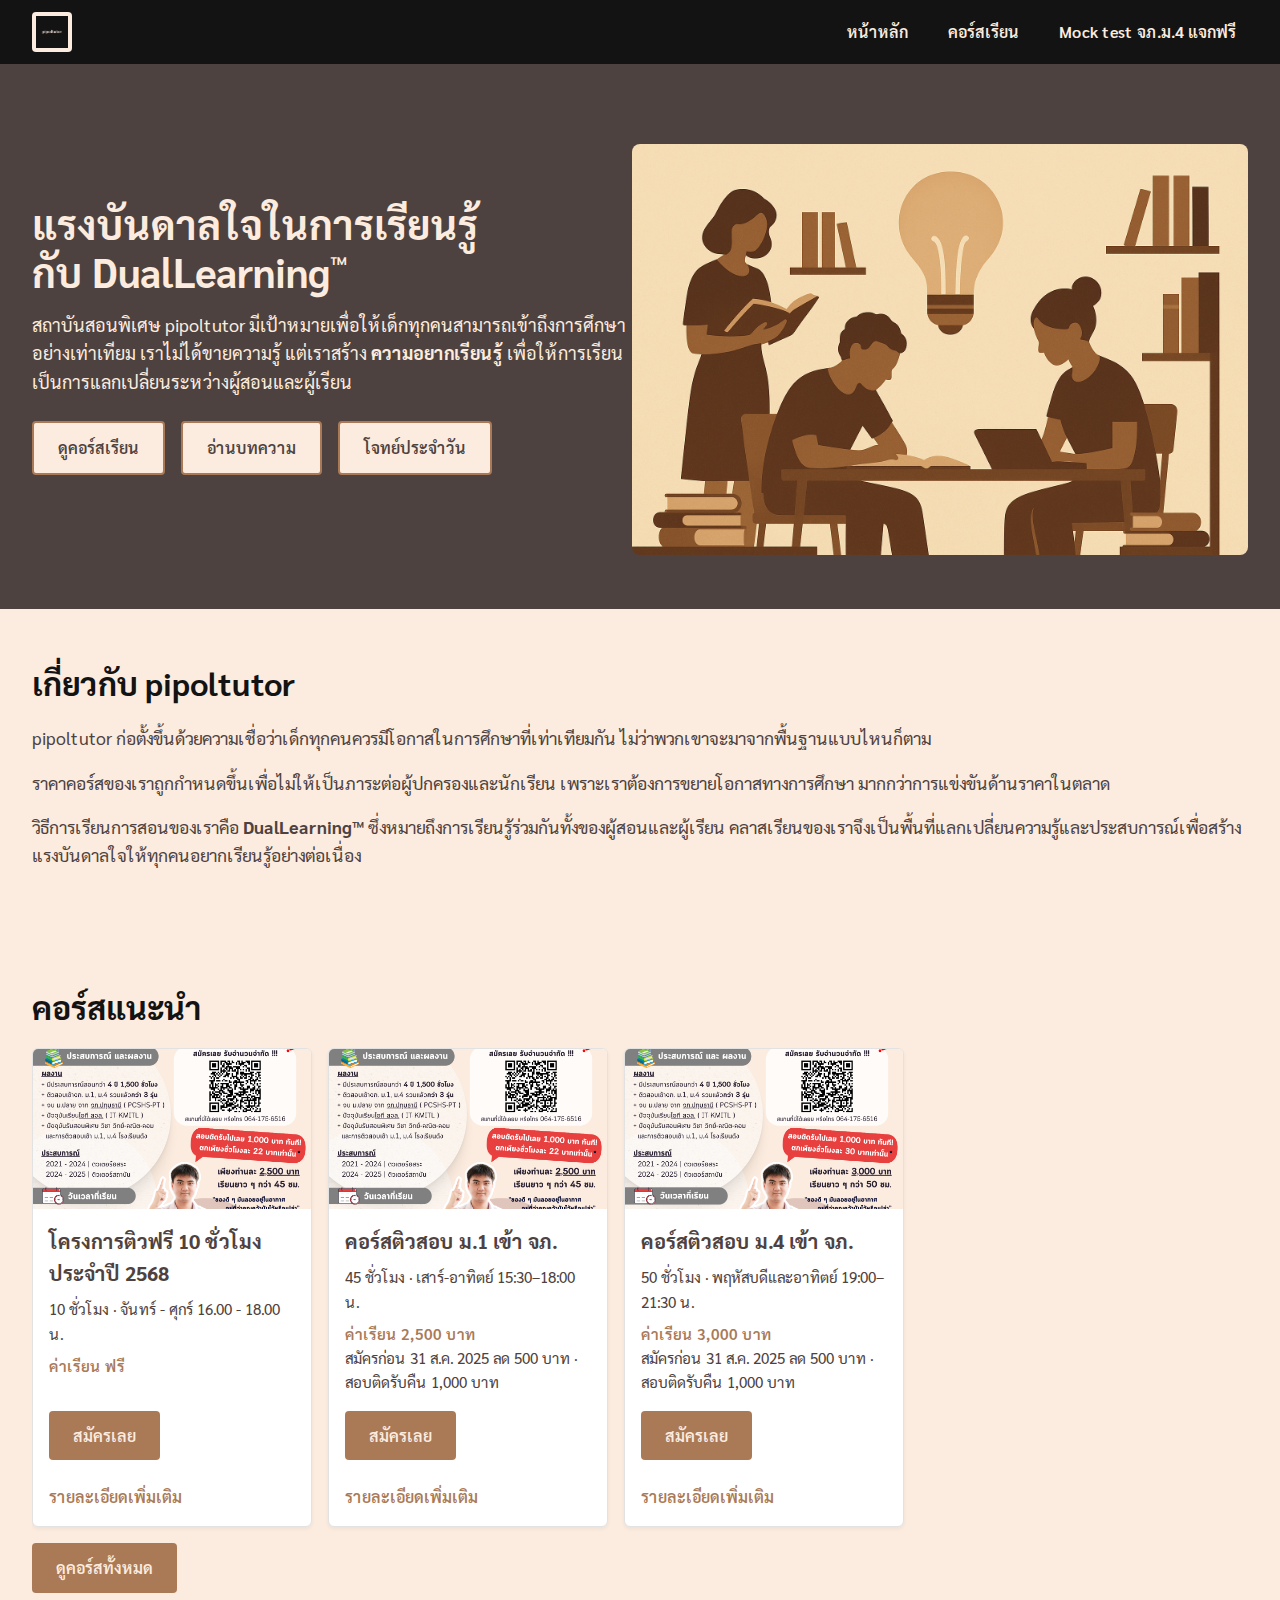
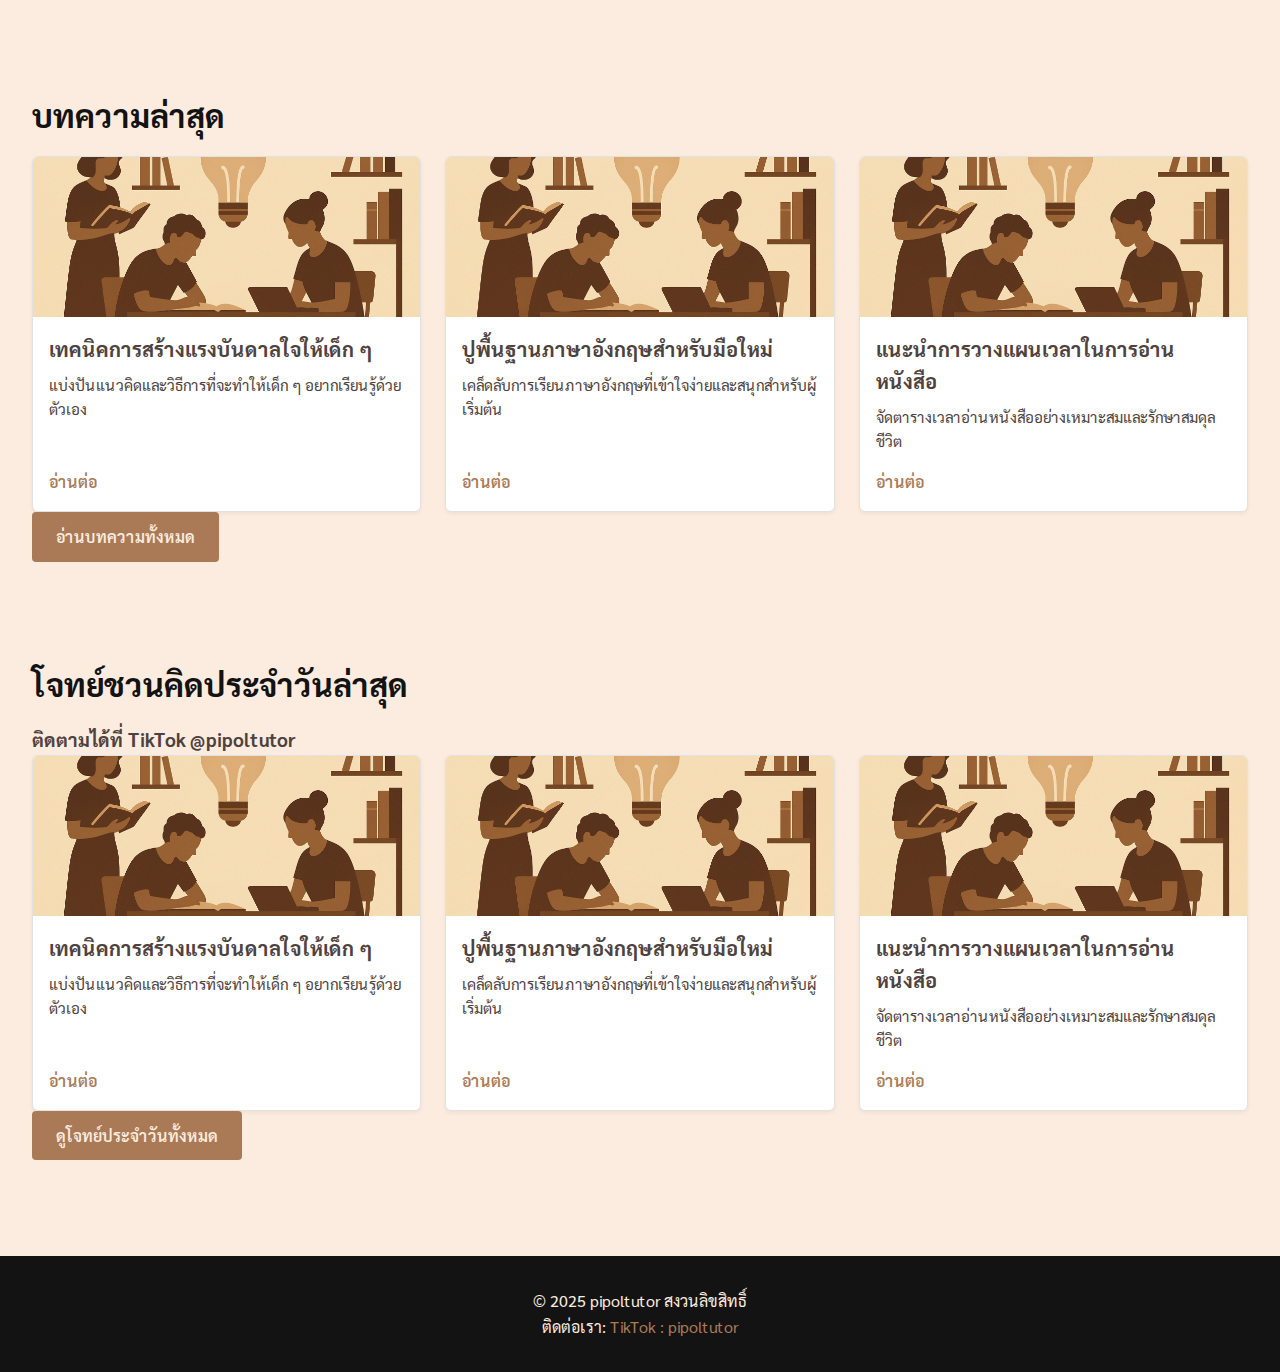
<file: index.html>
<!DOCTYPE html>
<html lang="th">
  <head>
    <meta charset="UTF-8" />
    <meta http-equiv="X-UA-Compatible" content="IE=edge" />
    <meta name="viewport" content="width=device-width, initial-scale=1.0" />
    <title>pipoltutor – สร้างแรงบันดาลใจในการเรียนรู้</title>
    <!-- Stylesheet -->
    <link rel="stylesheet" href="style.css" />
  </head>
  <body>
    <!-- Header and navigation -->
    <header>
      <div class="logo">
        <img src="images/logo.png" alt="โลโก้ pipoltutor" />
      </div>
      <nav>
        <ul>
          <li><a href="index.html">หน้าหลัก</a></li>
          <li><a href="courses.html">คอร์สเรียน</a></li>
          <li><a href="_mockTest.html">Mock test จภ.ม.4 แจกฟรี</a></li>
          
        </ul>
      </nav>
    </header>

    <main>
      <!-- Hero section with mission statement -->
      <section class="hero">
        <div class="hero-text">
          <h1>
            แรงบันดาลใจในการเรียนรู้
            <br />
            กับ DualLearning<span class="trademark">™</span>
          </h1>
          <p>
            สถาบันสอนพิเศษ pipoltutor มีเป้าหมายเพื่อให้เด็กทุกคนสามารถเข้าถึงการศึกษาอย่างเท่าเทียม เราไม่ได้ขายความรู้ แต่เราสร้าง
            <strong>ความอยากเรียนรู้</strong> เพื่อให้การเรียนเป็นการแลกเปลี่ยนระหว่างผู้สอนและผู้เรียน
          </p>
          <div class="cta-buttons">
            <!-- The primary calls to action on the home page now scroll to the
                 relevant section within this page instead of navigating to
                 separate pages. Smooth scrolling is enabled via CSS. -->
            <a href="#courses" class="btn btn-primary apply-button">ดูคอร์สเรียน</a>
            <a href="#articles" class="btn btn-secondary apply-button">อ่านบทความ</a>
            <a href="#dailyQuiz" class="btn btn-secondary apply-button">โจทย์ประจำวัน</a>
          </div>
        </div>
        <div class="hero-image">
          <!-- Placeholder image; replace src with your own image -->
          <img src="images/hero-placeholder.png" alt="นักเรียนกำลังเรียนรู้ร่วมกับครู" />
        </div>
      </section>

      <!-- Mission section -->
      <section class="mission">
        <h2>เกี่ยวกับ pipoltutor</h2>
        <p>
          pipoltutor ก่อตั้งขึ้นด้วยความเชื่อว่าเด็กทุกคนควรมีโอกาสในการศึกษาที่เท่าเทียมกัน ไม่ว่าพวกเขาจะมาจากพื้นฐานแบบไหนก็ตาม
        </p>
        <p>
          ราคาคอร์สของเราถูกกำหนดขึ้นเพื่อไม่ให้เป็นภาระต่อผู้ปกครองและนักเรียน เพราะเราต้องการขยายโอกาสทางการศึกษา มากกว่าการแข่งขันด้านราคาในตลาด
        </p>
        <p>
          วิธีการเรียนการสอนของเราคือ <strong>DualLearning™</strong> ซึ่งหมายถึงการเรียนรู้ร่วมกันทั้งของผู้สอนและผู้เรียน คลาสเรียนของเราจึงเป็นพื้นที่แลกเปลี่ยนความรู้และประสบการณ์เพื่อสร้างแรงบันดาลใจให้ทุกคนอยากเรียนรู้อย่างต่อเนื่อง
        </p>
      </section>

      <!-- Courses preview section -->
      <section id="courses">
        <h2>คอร์สแนะนำ</h2>
        <div class="course-carousel">
          <!-- Free Course card -->
          <div class="card">
            <img src="images/course-M1-poster.png" alt="โปสเตอร์คอร์สติวสอบ ม.1 เข้า จภ." />
            <div class="card-content">
              <h3>โครงการติวฟรี 10 ชั่วโมง ประจำปี 2568</h3>
              <p>10 ชั่วโมง · จันทร์ - ศุกร์ 16.00 - 18.00 น.</p>
              <p class="price">ค่าเรียน ฟรี</p>
              <p class="schedule"></p>
              <div class="card-buttons">
                <a href="https://forms.gle/TFMCx8KJVxbpgm1Q6" class="btn btn-primary apply-button" target="_blank" rel="noopener noreferrer">สมัครเลย</a>
                <a href="course-M1.html" class="read-more">รายละเอียดเพิ่มเติม</a>
              </div>
            </div>
          </div>
          <!-- M.1 Course card -->
          <div class="card">
            <img src="images/course-M1-poster.png" alt="โปสเตอร์คอร์สติวสอบ ม.1 เข้า จภ." />
            <div class="card-content">
              <h3>คอร์สติวสอบ ม.1 เข้า จภ.</h3>
              <p>45 ชั่วโมง · เสาร์-อาทิตย์ 15:30–18:00 น.</p>
              <p class="price">ค่าเรียน 2,500 บาท</p>
              <p class="schedule">สมัครก่อน 31 ส.ค. 2025 ลด 500 บาท · สอบติดรับคืน 1,000 บาท</p>
              <div class="card-buttons">
                <a href="https://forms.gle/TFMCx8KJVxbpgm1Q6" class="btn btn-primary apply-button" target="_blank" rel="noopener noreferrer">สมัครเลย</a>
                <a href="course-M1.html" class="read-more">รายละเอียดเพิ่มเติม</a>
              </div>
            </div>
          </div>
          <!-- M.4 Course card -->
          <div class="card">
            <img src="images/course-M4-poster.png" alt="โปสเตอร์คอร์สติวสอบ ม.4 เข้า จภ." />
            <div class="card-content">
              <h3>คอร์สติวสอบ ม.4 เข้า จภ.</h3>
              <p>50 ชั่วโมง · พฤหัสบดีและอาทิตย์ 19:00–21:30 น.</p>
              <p class="price">ค่าเรียน 3,000 บาท</p>
              <p class="schedule">สมัครก่อน 31 ส.ค. 2025 ลด 500 บาท · สอบติดรับคืน 1,000 บาท</p>
              <div class="card-buttons">
                <a href="https://forms.gle/TFMCx8KJVxbpgm1Q6" class="btn btn-primary apply-button" target="_blank" rel="noopener noreferrer">สมัครเลย</a>
                <a href="course-M4.html" class="read-more">รายละเอียดเพิ่มเติม</a>
              </div>
            </div>
          </div>
        </div>
        <!-- Link to the full courses page. This button sits below the carousel
             and invites users who want to see more offerings to navigate to
             the dedicated courses page. -->
        <div class="section-footer">
          <a href="courses.html" class="btn btn-primary apply-button">ดูคอร์สทั้งหมด</a>
        </div>
      </section>

      <!-- Articles preview section -->
      <section id="articles">
        <h2>บทความล่าสุด</h2>
        <div class="card-grid">
          <!-- Article 1 -->
          <div class="card">
            <img src="images/article1-placeholder.png" alt="บทความเรื่องที่ 1" />
            <div class="card-content">
              <h3>เทคนิคการสร้างแรงบันดาลใจให้เด็ก ๆ</h3>
              <p>แบ่งปันแนวคิดและวิธีการที่จะทำให้เด็ก ๆ อยากเรียนรู้ด้วยตัวเอง</p>
              <a href="articles.html" class="read-more">อ่านต่อ</a>
            </div>
          </div>
          <!-- Article 2 -->
          <div class="card">
            <img src="images/article2-placeholder.png" alt="บทความเรื่องที่ 2" />
            <div class="card-content">
              <h3>ปูพื้นฐานภาษาอังกฤษสำหรับมือใหม่</h3>
              <p>เคล็ดลับการเรียนภาษาอังกฤษที่เข้าใจง่ายและสนุกสำหรับผู้เริ่มต้น</p>
              <a href="articles.html" class="read-more">อ่านต่อ</a>
            </div>
          </div>
          <!-- Article 3 -->
          <div class="card">
            <img src="images/article3-placeholder.png" alt="บทความเรื่องที่ 3" />
            <div class="card-content">
              <h3>แนะนำการวางแผนเวลาในการอ่านหนังสือ</h3>
              <p>จัดตารางเวลาอ่านหนังสืออย่างเหมาะสมและรักษาสมดุลชีวิต</p>
              <a href="articles.html" class="read-more">อ่านต่อ</a>
            </div>
          </div>
        </div>
        <!-- Link to the full articles page. This button allows visitors to explore
             every article beyond the brief preview shown on the home page. -->
        <div class="section-footer">
          <a href="articles.html" class="btn btn-primary apply-button">อ่านบทความทั้งหมด</a>
        </div>
      </section>

       <!-- Articles preview section -->
       <section id="dailyQuiz">
        <h2>โจทย์ชวนคิดประจำวันล่าสุด</h2>
        <h3>ติดตามได้ที่ TikTok @pipoltutor</h2>
        <div class="card-grid">
          <!-- Article 1 -->
          <div class="card">
            <img src="images/article1-placeholder.png" alt="บทความเรื่องที่ 1" />
            <div class="card-content">
              <h3>เทคนิคการสร้างแรงบันดาลใจให้เด็ก ๆ</h3>
              <p>แบ่งปันแนวคิดและวิธีการที่จะทำให้เด็ก ๆ อยากเรียนรู้ด้วยตัวเอง</p>
              <a href="articles.html" class="read-more">อ่านต่อ</a>
            </div>
          </div>
          <!-- Article 2 -->
          <div class="card">
            <img src="images/article2-placeholder.png" alt="บทความเรื่องที่ 2" />
            <div class="card-content">
              <h3>ปูพื้นฐานภาษาอังกฤษสำหรับมือใหม่</h3>
              <p>เคล็ดลับการเรียนภาษาอังกฤษที่เข้าใจง่ายและสนุกสำหรับผู้เริ่มต้น</p>
              <a href="articles.html" class="read-more">อ่านต่อ</a>
            </div>
          </div>
          <!-- Article 3 -->
          <div class="card">
            <img src="images/article3-placeholder.png" alt="บทความเรื่องที่ 3" />
            <div class="card-content">
              <h3>แนะนำการวางแผนเวลาในการอ่านหนังสือ</h3>
              <p>จัดตารางเวลาอ่านหนังสืออย่างเหมาะสมและรักษาสมดุลชีวิต</p>
              <a href="articles.html" class="read-more">อ่านต่อ</a>
            </div>
          </div>
        </div>
        <!-- Link to the full articles page. This button allows visitors to explore
             every article beyond the brief preview shown on the home page. -->
        <div class="section-footer">
          <a href="articles.html" class="btn btn-primary apply-button">ดูโจทย์ประจำวันทั้งหมด</a>
        </div>
      </section>
    </main>

    <!-- Footer -->
    <footer>
      <p>© 2025 pipoltutor สงวนลิขสิทธิ์</p>
      <p>
        ติดต่อเรา: <a href="https://www.tiktok.com/@pipoltutor">TikTok : pipoltutor</a>
      </p>
    </footer>
  </body>
</html>
</file>
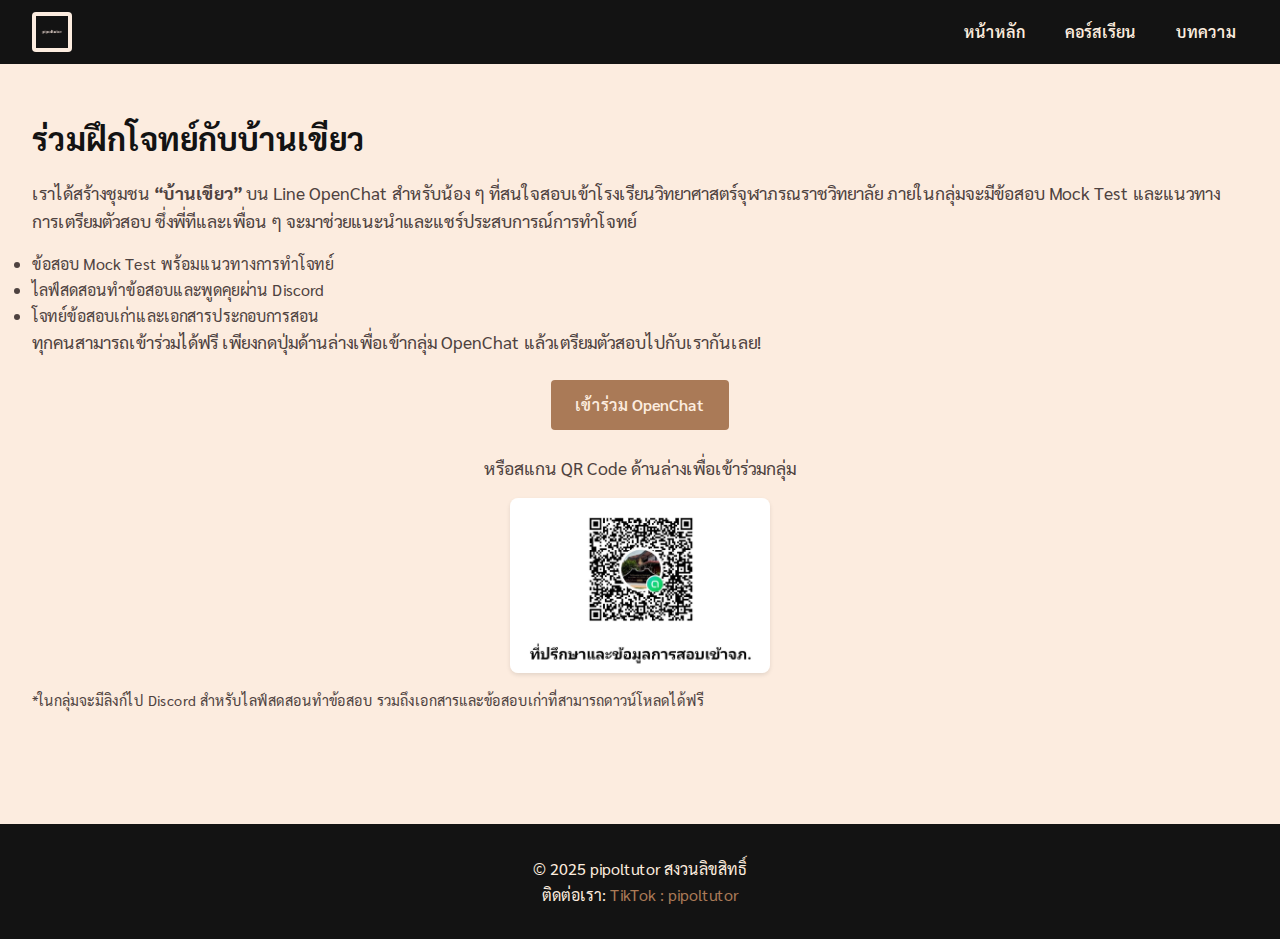
<file: _mockTest.html>
<!DOCTYPE html>
<html lang="th">
  <head>
    <meta charset="UTF-8" />
    <meta http-equiv="X-UA-Compatible" content="IE=edge" />
    <meta name="viewport" content="width=device-width, initial-scale=1.0" />
    <title>ข้อสอบ Mock Test – pipoltutor</title>
    <!-- Link to the site-wide stylesheet to maintain a consistent look -->
    <link rel="stylesheet" href="style.css" />
  </head>
  <body>
    <!-- Header with logo and basic navigation -->
    <header>
      <div class="logo">
        <!-- The logo image is referenced from the existing images folder. -->
        <img src="images/logo.png" alt="โลโก้ pipoltutor" />
      </div>
      <nav>
        <ul>
          <li><a href="index.html">หน้าหลัก</a></li>
          <li><a href="courses.html">คอร์สเรียน</a></li>
          <li><a href="articles.html">บทความ</a></li>
        </ul>
      </nav>
    </header>

    <main>
      <!-- Information section about the mock test and community -->
      <section class="mission">
        <h2>ร่วมฝึกโจทย์กับบ้านเขียว</h2>
        <p>
          เราได้สร้างชุมชน <strong>“บ้านเขียว”</strong> บน Line OpenChat สำหรับน้อง ๆ ที่สนใจสอบเข้าโรงเรียนวิทยาศาสตร์จุฬาภรณราชวิทยาลัย
          ภายในกลุ่มจะมีข้อสอบ Mock Test และแนวทางการเตรียมตัวสอบ ซึ่งพี่ทีและเพื่อน ๆ จะมาช่วยแนะนำและแชร์ประสบการณ์การทำโจทย์
        </p>
        <ul>
          <li>ข้อสอบ Mock Test พร้อมแนวทางการทำโจทย์</li>
          <li>ไลฟ์สดสอนทำข้อสอบและพูดคุยผ่าน Discord</li>
          <li>โจทย์ข้อสอบเก่าและเอกสารประกอบการสอน</li>
        </ul>
        <p>
          ทุกคนสามารถเข้าร่วมได้ฟรี เพียงกดปุ่มด้านล่างเพื่อเข้ากลุ่ม OpenChat แล้วเตรียมตัวสอบไปกับเรากันเลย!
        </p>
        <div style="margin-top:1.5rem; text-align:center;">
          <a
            href="https://line.me/ti/g2/2vC87UwL8xFIt5pRc6CWIYF38NUFFtPlRUM6Ag"
            class="btn btn-primary apply-button"
            target="_blank"
            rel="noopener noreferrer"
          >
            เข้าร่วม OpenChat
          </a>
        </div>
        <!-- Provide a fallback QR code for users who prefer to scan instead of clicking -->
        <p style="text-align:center; margin-top: 1.5rem;">
          หรือสแกน QR Code ด้านล่างเพื่อเข้าร่วมกลุ่ม
        </p>
        <img
          src="images/community-qr.jpg"
          alt="สแกน QR Code เพื่อเข้ากลุ่มบ้านเขียว"
          style="max-width: 260px; width: 100%; margin: 0.5rem auto 1rem auto; display: block; border-radius: 8px; box-shadow: 0 2px 4px rgba(0,0,0,0.1);"
        />
        <p style="margin-top:1rem; font-size:0.9rem; color: var(--secondary);">
          *ในกลุ่มจะมีลิงก์ไป Discord สำหรับไลฟ์สดสอนทำข้อสอบ รวมถึงเอกสารและข้อสอบเก่าที่สามารถดาวน์โหลดได้ฟรี
        </p>
      </section>
    </main>

    <!-- Footer -->
    <footer>
      <p>© 2025 pipoltutor สงวนลิขสิทธิ์</p>
      <p>
        ติดต่อเรา: <a href="https://www.tiktok.com/@pipoltutor">TikTok : pipoltutor</a>
      </p>
    </footer>
  </body>
</html>
</file>
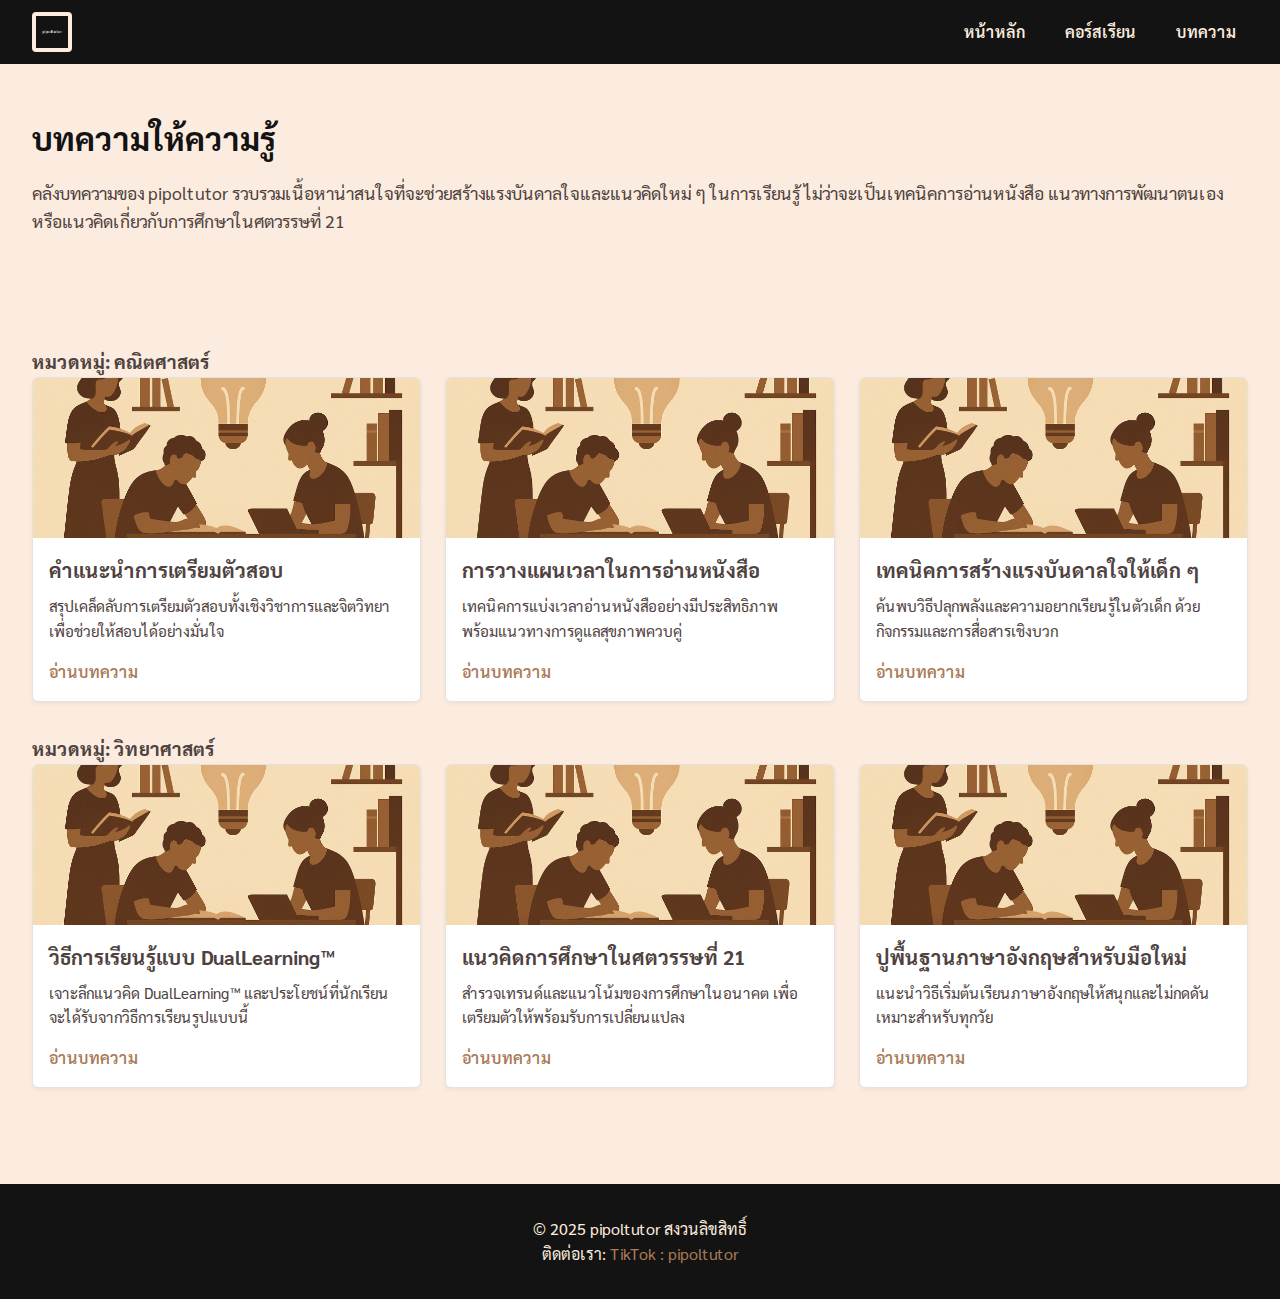
<file: articles.html>
<!DOCTYPE html>
<html lang="th">
  <head>
    <meta charset="UTF-8" />
    <meta http-equiv="X-UA-Compatible" content="IE=edge" />
    <meta name="viewport" content="width=device-width, initial-scale=1.0" />
    <title>บทความ – pipoltutor</title>
    <link rel="stylesheet" href="style.css" />
  </head>
  <body>
    <header>
      <div class="logo">
        <img src="images/logo.png" alt="โลโก้ pipoltutor" />
      </div>
      <nav>
        <ul>
          <li><a href="index.html">หน้าหลัก</a></li>
          <li><a href="courses.html">คอร์สเรียน</a></li>
          <li><a href="articles.html">บทความ</a></li>
        </ul>
      </nav>
    </header>
    <main>
      <section class="mission">
        <h2>บทความให้ความรู้</h2>
        <p>
          คลังบทความของ pipoltutor รวบรวมเนื้อหาน่าสนใจที่จะช่วยสร้างแรงบันดาลใจและแนวคิดใหม่ ๆ ในการเรียนรู้ ไม่ว่าจะเป็นเทคนิคการอ่านหนังสือ แนวทางการพัฒนาตนเอง หรือแนวคิดเกี่ยวกับการศึกษาในศตวรรษที่ 21
        </p>
      </section>
      <section>
        <!-- Article categories. Each category contains its own grid of articles. To add a new
             category, duplicate the pattern of the heading and card-grid below. -->
        <h3>หมวดหมู่: คณิตศาสตร์</h3>
        <div class="card-grid">
          <!-- Article 1: Mathematics category -->
          <div class="card">
            <img src="images/article5-placeholder.png" alt="คำแนะนำการเตรียมตัวสอบ" />
            <div class="card-content">
              <h3>คำแนะนำการเตรียมตัวสอบ</h3>
              <p>สรุปเคล็ดลับการเตรียมตัวสอบทั้งเชิงวิชาการและจิตวิทยา เพื่อช่วยให้สอบได้อย่างมั่นใจ</p>
              <a href="#" class="read-more">อ่านบทความ</a>
            </div>
          </div>
          <div class="card">
            <img src="images/article3-placeholder.png" alt="การวางแผนเวลาในการอ่านหนังสือ" />
            <div class="card-content">
              <h3>การวางแผนเวลาในการอ่านหนังสือ</h3>
              <p>เทคนิคการแบ่งเวลาอ่านหนังสืออย่างมีประสิทธิภาพ พร้อมแนวทางการดูแลสุขภาพควบคู่</p>
              <a href="#" class="read-more">อ่านบทความ</a>
            </div>
          </div>
          <div class="card">
            <img src="images/article1-placeholder.png" alt="เทคนิคการสร้างแรงบันดาลใจให้เด็ก ๆ" />
            <div class="card-content">
              <h3>เทคนิคการสร้างแรงบันดาลใจให้เด็ก ๆ</h3>
              <p>ค้นพบวิธีปลุกพลังและความอยากเรียนรู้ในตัวเด็ก ด้วยกิจกรรมและการสื่อสารเชิงบวก</p>
              <a href="#" class="read-more">อ่านบทความ</a>
            </div>
          </div>
        </div>

        <h3 style="margin-top:2rem;">หมวดหมู่: วิทยาศาสตร์</h3>
        <div class="card-grid">
          <!-- Article 2: Science category -->
          <div class="card">
            <img src="images/article4-placeholder.png" alt="วิธีการเรียนรู้แบบ DualLearning" />
            <div class="card-content">
              <h3>วิธีการเรียนรู้แบบ DualLearning™</h3>
              <p>เจาะลึกแนวคิด DualLearning™ และประโยชน์ที่นักเรียนจะได้รับจากวิธีการเรียนรูปแบบนี้</p>
              <a href="#" class="read-more">อ่านบทความ</a>
            </div>
          </div>
          <div class="card">
            <img src="images/article6-placeholder.png" alt="แนวคิดการศึกษาในศตวรรษที่ 21" />
            <div class="card-content">
              <h3>แนวคิดการศึกษาในศตวรรษที่ 21</h3>
              <p>สำรวจเทรนด์และแนวโน้มของการศึกษาในอนาคต เพื่อเตรียมตัวให้พร้อมรับการเปลี่ยนแปลง</p>
              <a href="#" class="read-more">อ่านบทความ</a>
            </div>
          </div>
          <div class="card">
            <img src="images/article2-placeholder.png" alt="ปูพื้นฐานภาษาอังกฤษสำหรับมือใหม่" />
            <div class="card-content">
              <h3>ปูพื้นฐานภาษาอังกฤษสำหรับมือใหม่</h3>
              <p>แนะนำวิธีเริ่มต้นเรียนภาษาอังกฤษให้สนุกและไม่กดดัน เหมาะสำหรับทุกวัย</p>
              <a href="#" class="read-more">อ่านบทความ</a>
            </div>
          </div>
        </div>
      </section>
    </main>
    <footer>
      <p>© 2025 pipoltutor สงวนลิขสิทธิ์</p>
      <p>
        ติดต่อเรา: <a href="https://www.tiktok.com/@pipoltutor">TikTok : pipoltutor</a>
      </p>
    </footer>
  </body>
</html>
</file>
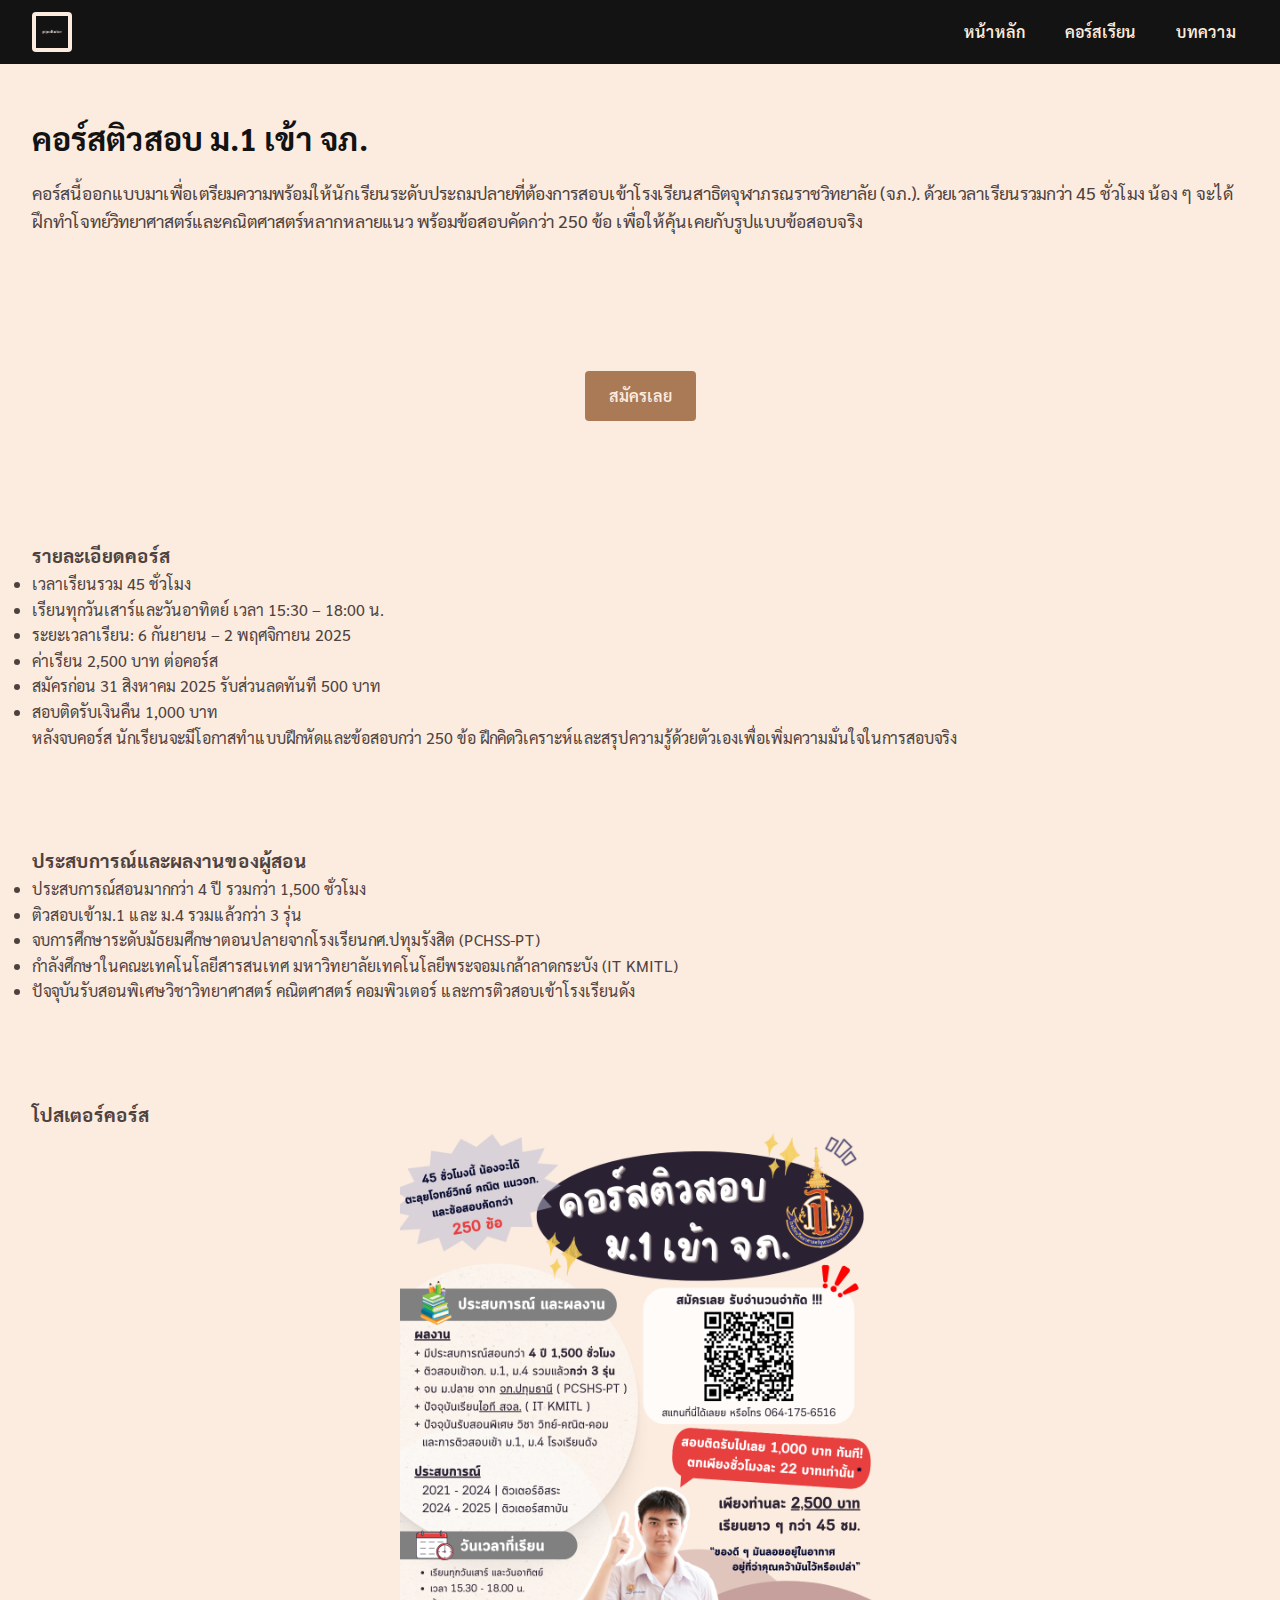
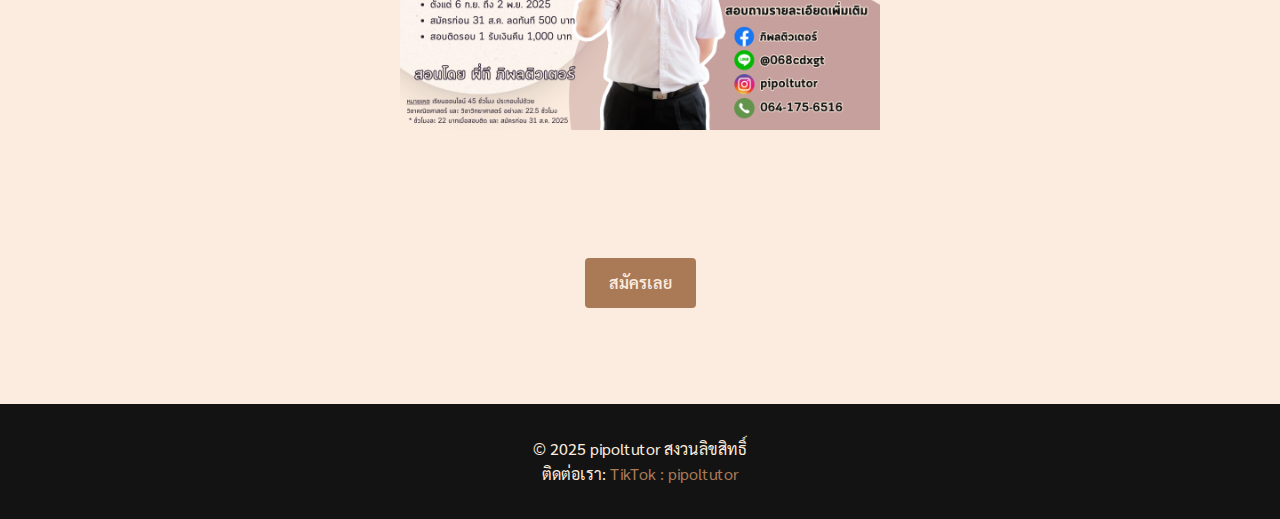
<file: course-M1.html>
<!DOCTYPE html>
<html lang="th">
  <head>
    <meta charset="UTF-8" />
    <meta http-equiv="X-UA-Compatible" content="IE=edge" />
    <meta name="viewport" content="width=device-width, initial-scale=1.0" />
    <title>คอร์สติวสอบ ม.1 เข้า จภ. – pipoltutor</title>
    <link rel="stylesheet" href="style.css" />
  </head>
  <body>
    <header>
      <div class="logo">
        <img src="images/logo.png" alt="โลโก้ pipoltutor" />
      </div>
      <nav>
        <ul>
          <li><a href="index.html">หน้าหลัก</a></li>
          <li><a href="courses.html">คอร์สเรียน</a></li>
          <li><a href="articles.html">บทความ</a></li>
        </ul>
      </nav>
    </header>
    <main>
      <section class="mission">
        <h2>คอร์สติวสอบ ม.1 เข้า จภ.</h2>
        <p>
          คอร์สนี้ออกแบบมาเพื่อเตรียมความพร้อมให้นักเรียนระดับประถมปลายที่ต้องการสอบเข้าโรงเรียนสาธิตจุฬาภรณราชวิทยาลัย (จภ.).
          ด้วยเวลาเรียนรวมกว่า 45 ชั่วโมง น้อง ๆ จะได้ฝึกทำโจทย์วิทยาศาสตร์และคณิตศาสตร์หลากหลายแนว พร้อมข้อสอบคัดกว่า 250
          ข้อ เพื่อให้คุ้นเคยกับรูปแบบข้อสอบจริง
        </p>
      </section>
      <!-- Quick call-to-action button near the top of the page to encourage immediate sign up -->
      <section style="text-align:center; margin: 1.5rem 0;">
        <a href="https://forms.gle/TFMCx8KJVxbpgm1Q6" class="btn btn-primary apply-button" target="_blank" rel="noopener noreferrer">สมัครเลย</a>
      </section>
      <section>
        <h3>รายละเอียดคอร์ส</h3>
        <ul>
          <li>เวลาเรียนรวม 45 ชั่วโมง</li>
          <li>เรียนทุกวันเสาร์และวันอาทิตย์ เวลา 15:30 – 18:00 น.</li>
          <li>ระยะเวลาเรียน: 6 กันยายน – 2 พฤศจิกายน 2025</li>
          <li>ค่าเรียน 2,500 บาท ต่อคอร์ส</li>
          <li>สมัครก่อน 31 สิงหาคม 2025 รับส่วนลดทันที 500 บาท</li>
          <li>สอบติดรับเงินคืน 1,000 บาท</li>
        </ul>
        <p>
          หลังจบคอร์ส นักเรียนจะมีโอกาสทำแบบฝึกหัดและข้อสอบกว่า 250 ข้อ ฝึกคิดวิเคราะห์และสรุปความรู้ด้วยตัวเองเพื่อเพิ่มความมั่นใจในการสอบจริง
        </p>
      </section>
      <section>
        <h3>ประสบการณ์และผลงานของผู้สอน</h3>
        <ul>
          <li>ประสบการณ์สอนมากกว่า 4 ปี รวมกว่า 1,500 ชั่วโมง</li>
          <li>ติวสอบเข้าม.1 และ ม.4 รวมแล้วกว่า 3 รุ่น</li>
          <li>จบการศึกษาระดับมัธยมศึกษาตอนปลายจากโรงเรียนกศ.ปทุมรังสิต (PCHSS‑PT)</li>
          <li>กำลังศึกษาในคณะเทคโนโลยีสารสนเทศ มหาวิทยาลัยเทคโนโลยีพระจอมเกล้าลาดกระบัง (IT KMITL)</li>
          <li>ปัจจุบันรับสอนพิเศษวิชาวิทยาศาสตร์ คณิตศาสตร์ คอมพิวเตอร์ และการติวสอบเข้าโรงเรียนดัง</li>
        </ul>
      </section>
      <section>
        <h3>โปสเตอร์คอร์ส</h3>
        <img src="images/course-M1-poster.png" alt="โปสเตอร์คอร์สติวสอบ ม.1 เข้า จภ." class="course-poster" />
      </section>
      <section style="text-align:center; margin-top: 2rem;">
        <a href="https://forms.gle/TFMCx8KJVxbpgm1Q6" class="btn btn-primary apply-button" target="_blank" rel="noopener noreferrer">สมัครเลย</a>
      </section>
    </main>
    <footer>
      <p>© 2025 pipoltutor สงวนลิขสิทธิ์</p>
      <p>
        ติดต่อเรา: <a href="https://www.tiktok.com/@pipoltutor">TikTok : pipoltutor</a>
      </p>
    </footer>
  </body>
</html>
</file>
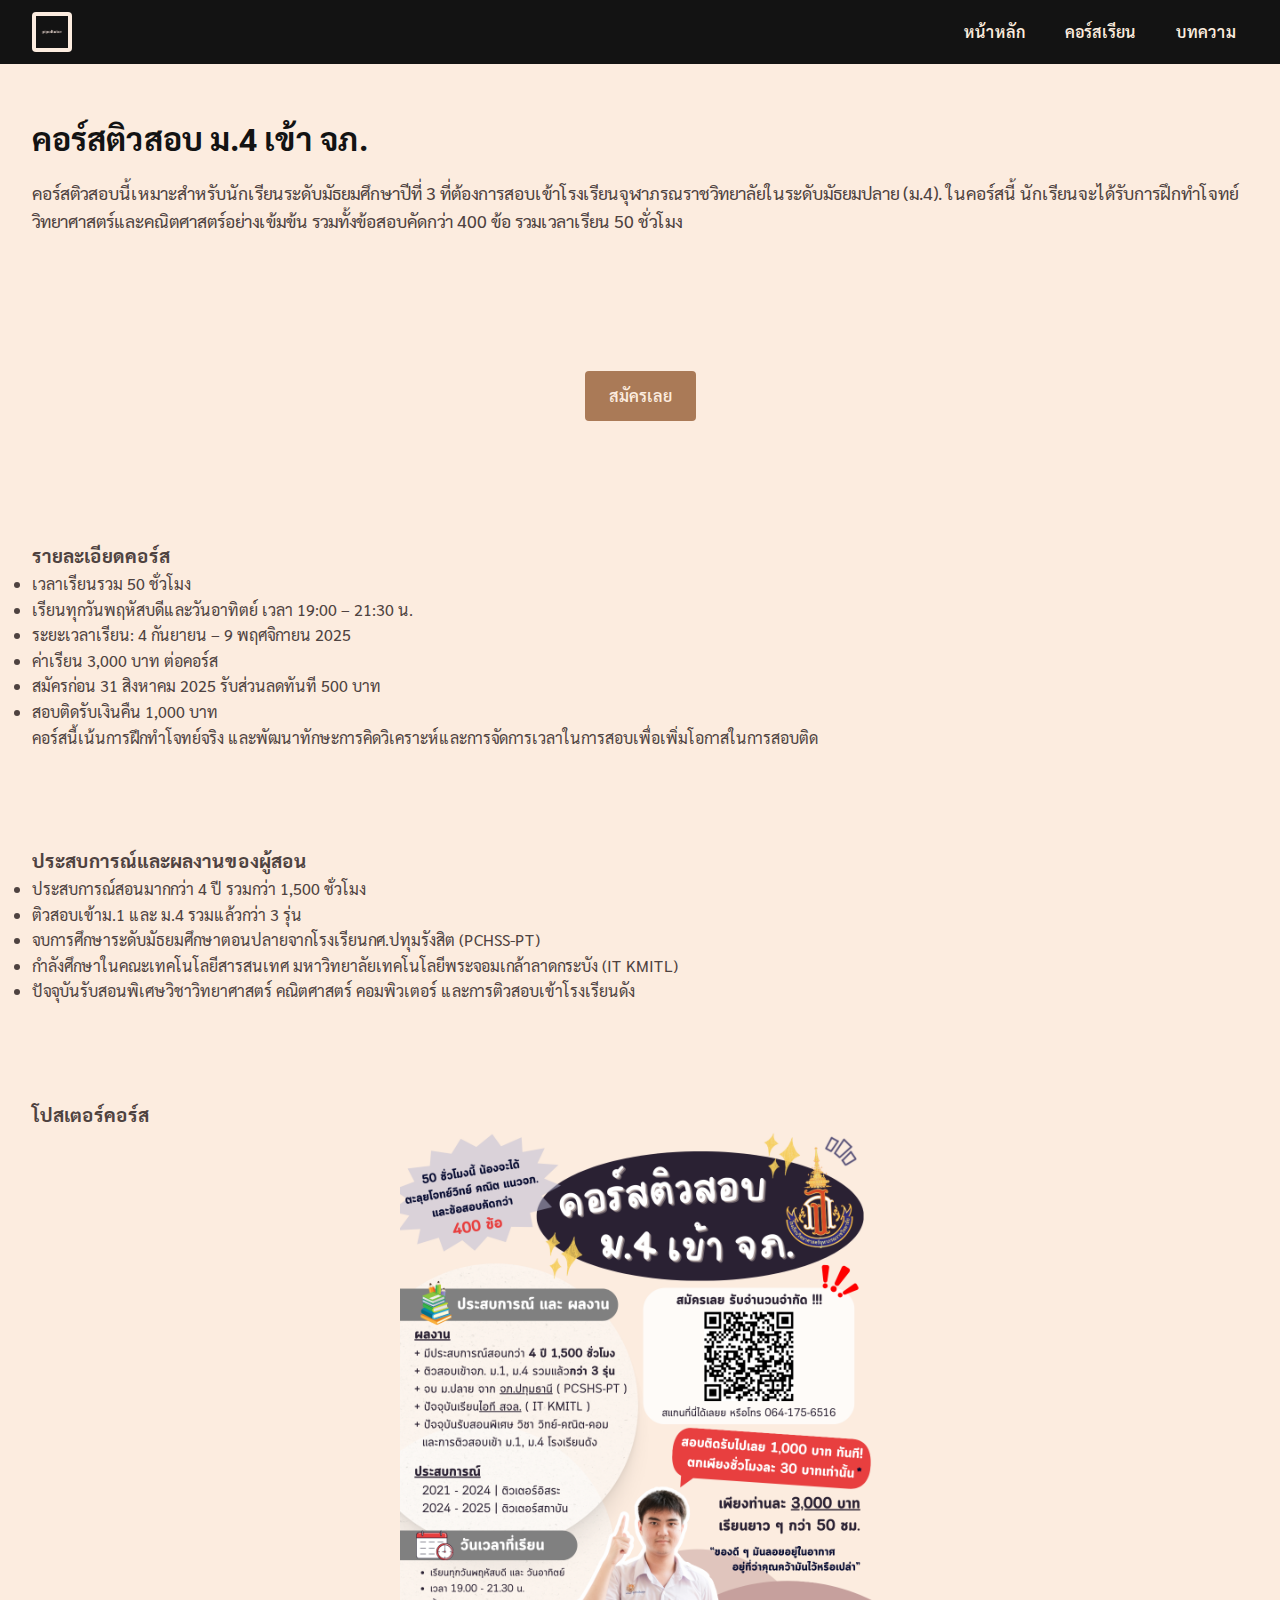
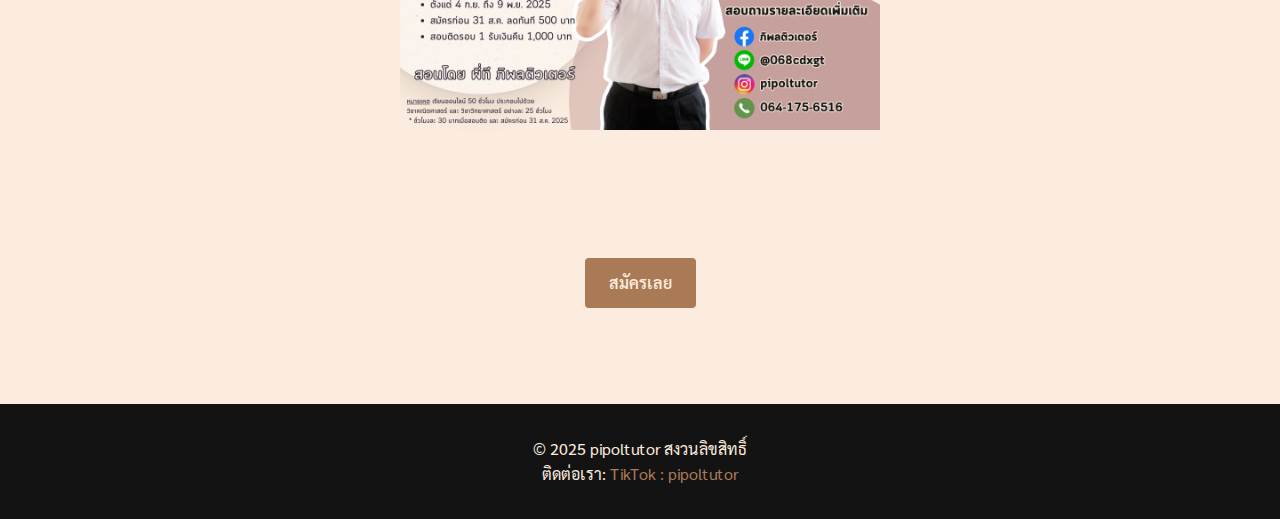
<file: course-M4.html>
<!DOCTYPE html>
<html lang="th">
  <head>
    <meta charset="UTF-8" />
    <meta http-equiv="X-UA-Compatible" content="IE=edge" />
    <meta name="viewport" content="width=device-width, initial-scale=1.0" />
    <title>คอร์สติวสอบ ม.4 เข้า จภ. – pipoltutor</title>
    <link rel="stylesheet" href="style.css" />
  </head>
  <body>
    <header>
      <div class="logo">
        <img src="images/logo.png" alt="โลโก้ pipoltutor" />
      </div>
      <nav>
        <ul>
          <li><a href="index.html">หน้าหลัก</a></li>
          <li><a href="courses.html">คอร์สเรียน</a></li>
          <li><a href="articles.html">บทความ</a></li>
        </ul>
      </nav>
    </header>
    <main>
      <section class="mission">
        <h2>คอร์สติวสอบ ม.4 เข้า จภ.</h2>
        <p>
          คอร์สติวสอบนี้เหมาะสำหรับนักเรียนระดับมัธยมศึกษาปีที่ 3 ที่ต้องการสอบเข้าโรงเรียนจุฬาภรณราชวิทยาลัยในระดับมัธยมปลาย (ม.4).
          ในคอร์สนี้ นักเรียนจะได้รับการฝึกทำโจทย์วิทยาศาสตร์และคณิตศาสตร์อย่างเข้มข้น รวมทั้งข้อสอบคัดกว่า 400 ข้อ รวมเวลาเรียน 50 ชั่วโมง
        </p>
      </section>
      <!-- Quick call-to-action button near the top of the page to encourage immediate sign up -->
      <section style="text-align:center; margin: 1.5rem 0;">
        <a href="https://forms.gle/TFMCx8KJVxbpgm1Q6" class="btn btn-primary apply-button" target="_blank" rel="noopener noreferrer">สมัครเลย</a>
      </section>
      <section>
        <h3>รายละเอียดคอร์ส</h3>
        <ul>
          <li>เวลาเรียนรวม 50 ชั่วโมง</li>
          <li>เรียนทุกวันพฤหัสบดีและวันอาทิตย์ เวลา 19:00 – 21:30 น.</li>
          <li>ระยะเวลาเรียน: 4 กันยายน – 9 พฤศจิกายน 2025</li>
          <li>ค่าเรียน 3,000 บาท ต่อคอร์ส</li>
          <li>สมัครก่อน 31 สิงหาคม 2025 รับส่วนลดทันที 500 บาท</li>
          <li>สอบติดรับเงินคืน 1,000 บาท</li>
        </ul>
        <p>
          คอร์สนี้เน้นการฝึกทำโจทย์จริง และพัฒนาทักษะการคิดวิเคราะห์และการจัดการเวลาในการสอบเพื่อเพิ่มโอกาสในการสอบติด
        </p>
      </section>
      <section>
        <h3>ประสบการณ์และผลงานของผู้สอน</h3>
        <ul>
          <li>ประสบการณ์สอนมากกว่า 4 ปี รวมกว่า 1,500 ชั่วโมง</li>
          <li>ติวสอบเข้าม.1 และ ม.4 รวมแล้วกว่า 3 รุ่น</li>
          <li>จบการศึกษาระดับมัธยมศึกษาตอนปลายจากโรงเรียนกศ.ปทุมรังสิต (PCHSS‑PT)</li>
          <li>กำลังศึกษาในคณะเทคโนโลยีสารสนเทศ มหาวิทยาลัยเทคโนโลยีพระจอมเกล้าลาดกระบัง (IT KMITL)</li>
          <li>ปัจจุบันรับสอนพิเศษวิชาวิทยาศาสตร์ คณิตศาสตร์ คอมพิวเตอร์ และการติวสอบเข้าโรงเรียนดัง</li>
        </ul>
      </section>
      <section>
        <h3>โปสเตอร์คอร์ส</h3>
        <img src="images/course-M4-poster.png" alt="โปสเตอร์คอร์สติวสอบ ม.4 เข้า จภ." class="course-poster" />
      </section>
      <section style="text-align:center; margin-top: 2rem;">
        <a href="https://forms.gle/TFMCx8KJVxbpgm1Q6" class="btn btn-primary apply-button" target="_blank" rel="noopener noreferrer">สมัครเลย</a>
      </section>
    </main>
    <footer>
      <p>© 2025 pipoltutor สงวนลิขสิทธิ์</p>
      <p>
        ติดต่อเรา: <a href="https://www.tiktok.com/@pipoltutor">TikTok : pipoltutor</a>
      </p>
    </footer>
  </body>
</html>
</file>
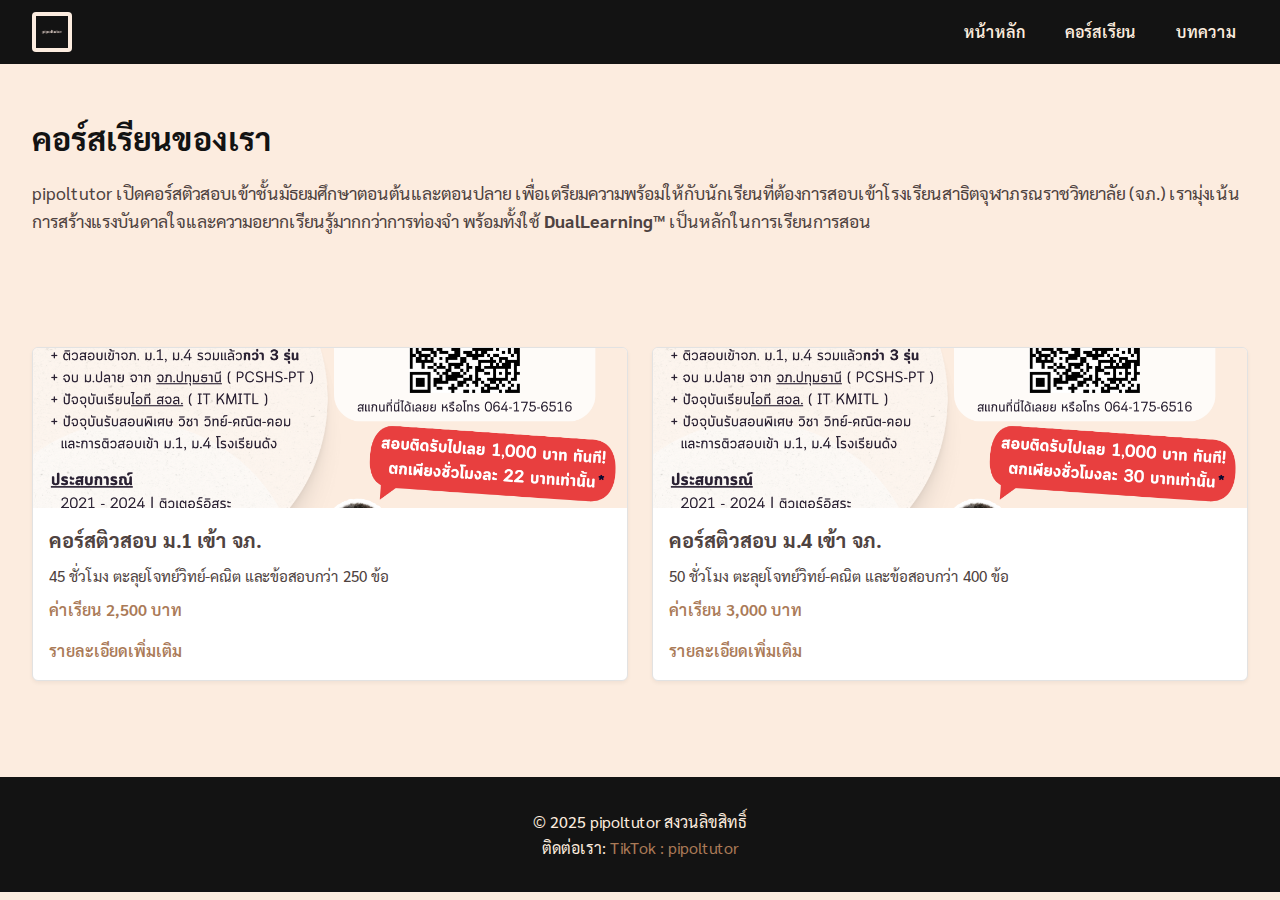
<file: courses.html>
<!DOCTYPE html>
<html lang="th">
  <head>
    <meta charset="UTF-8" />
    <meta http-equiv="X-UA-Compatible" content="IE=edge" />
    <meta name="viewport" content="width=device-width, initial-scale=1.0" />
    <title>คอร์สเรียน – pipoltutor</title>
    <link rel="stylesheet" href="style.css" />
  </head>
  <body>
    <header>
      <div class="logo">
        <img src="images/logo.png" alt="โลโก้ pipoltutor" />
      </div>
      <nav>
        <ul>
          <li><a href="index.html">หน้าหลัก</a></li>
          <li><a href="courses.html">คอร์สเรียน</a></li>
          <li><a href="articles.html">บทความ</a></li>
        </ul>
      </nav>
    </header>
    <main>
      <section class="mission">
        <h2>คอร์สเรียนของเรา</h2>
        <p>
          pipoltutor เปิดคอร์สติวสอบเข้าชั้นมัธยมศึกษาตอนต้นและตอนปลาย เพื่อเตรียมความพร้อมให้กับนักเรียนที่ต้องการสอบเข้าโรงเรียนสาธิตจุฬาภรณราชวิทยาลัย (จภ.)
          เรามุ่งเน้นการสร้างแรงบันดาลใจและความอยากเรียนรู้มากกว่าการท่องจำ พร้อมทั้งใช้
          <strong>DualLearning™</strong> เป็นหลักในการเรียนการสอน
        </p>
      </section>
      <section>
        <div class="card-grid">
          <!-- M.1 Course card -->
          <div class="card">
            <img src="images/course-M1-poster.png" alt="โปสเตอร์คอร์สติวสอบ ม.1 เข้า จภ." />
            <div class="card-content">
              <h3>คอร์สติวสอบ ม.1 เข้า จภ.</h3>
              <p>45 ชั่วโมง ตะลุยโจทย์วิทย์‑คณิต และข้อสอบกว่า 250 ข้อ</p>
              <span class="price">ค่าเรียน 2,500 บาท</span>
              <a href="course-M1.html" class="read-more">รายละเอียดเพิ่มเติม</a>
            </div>
          </div>
          <!-- M.4 Course card -->
          <div class="card">
            <img src="images/course-M4-poster.png" alt="โปสเตอร์คอร์สติวสอบ ม.4 เข้า จภ." />
            <div class="card-content">
              <h3>คอร์สติวสอบ ม.4 เข้า จภ.</h3>
              <p>50 ชั่วโมง ตะลุยโจทย์วิทย์‑คณิต และข้อสอบกว่า 400 ข้อ</p>
              <span class="price">ค่าเรียน 3,000 บาท</span>
              <a href="course-M4.html" class="read-more">รายละเอียดเพิ่มเติม</a>
            </div>
          </div>
        </div>
      </section>
    </main>
    <footer>
      <p>© 2025 pipoltutor สงวนลิขสิทธิ์</p>
      <p>
        ติดต่อเรา: <a href="https://www.tiktok.com/@pipoltutor">TikTok : pipoltutor</a>
      </p>
    </footer>
  </body>
</html>
</file>
<file: style.css>
/*
 * Global styles for the pipoltutor.org website
 *
 * The design uses a dark‑brown and cream color palette to reflect the
 * institute’s ethos of welcoming learners from different backgrounds while
 * maintaining strong readability. Colors are defined as CSS variables for
 * easy modification across the site.
 */

@import url('https://fonts.googleapis.com/css2?family=Sarabun:wght@400;600&display=swap');

:root {
  /* Primary color palette */
  /* Updated color scheme: three primary colors */
  --dark-brown: #131313;     /* black: header and nav backgrounds */
  --medium-brown: #4e4240;   /* dark brown: text and hero background */
  --light-cream: #fcecdf;    /* light cream: page background */
  --accent: #aa7a57;        /* accent color for buttons and highlights */

  /* Typography */
  --font-family: 'Sarabun', sans-serif;
}

/* Reset default margins and paddings */
* {
  margin: 0;
  padding: 0;
  box-sizing: border-box;
}

body {
  font-family: var(--font-family);
  background-color: var(--light-cream);
  /* Use medium brown for standard text for better readability on cream */
  color: var(--medium-brown);
  line-height: 1.6;
}

header {
  background-color: var(--dark-brown);
  color: var(--light-cream);
  padding: 0.75rem 2rem;
  display: flex;
  align-items: center;
  justify-content: space-between;
  flex-wrap: wrap;
  box-shadow: 0 2px 4px rgba(0, 0, 0, 0.1);
}

header .logo {
  display: flex;
  align-items: center;
  gap: 0.5rem;
  font-size: 1.5rem;
  font-weight: 600;
}

header .logo img {
  height: 40px;
}

nav ul {
  list-style: none;
  display: flex;
  gap: 1rem;
}

nav ul li a {
  color: var(--light-cream);
  text-decoration: none;
  font-weight: 600;
  padding: 0.5rem 0.75rem;
  transition: color 0.3s, background-color 0.3s;
}

nav ul li a:hover,
nav ul li a:focus {
  background-color: var(--accent);
  color: var(--light-cream);
  border-radius: 4px;
}

/* Hero section styles */
.hero {
  background-color: var(--medium-brown);
  color: var(--light-cream);
  display: flex;
  flex-wrap: wrap;
  align-items: center;
  justify-content: space-between;
  padding: 3rem 2rem;
}

.hero .hero-text {
  max-width: 600px;
}

.hero h1 {
  font-size: 2.5rem;
  line-height: 1.2;
  margin-bottom: 1rem;
}

.hero h1 .trademark {
  font-size: 0.6em;
  vertical-align: super;
}

.hero p {
  font-size: 1.125rem;
  margin-bottom: 1.5rem;
}

.hero .cta-buttons {
  display: flex;
  gap: 1rem;
}

.btn {
  display: inline-block;
  padding: 0.75rem 1.5rem;
  border-radius: 4px;
  font-weight: 600;
  text-decoration: none;
  cursor: pointer;
  transition: background-color 0.3s;
}

.btn-primary {
  background-color: var(--accent);
  color: var(--light-cream);
}

.btn-primary:hover,
.btn-primary:focus {
  background-color: var(--dark-brown);
  color: var(--light-cream);
}

.btn-secondary {
  border: 2px solid var(--accent);
  color: var(--accent);
  background-color: transparent;
}

.btn-secondary:hover,
.btn-secondary:focus {
  background-color: var(--accent);
  color: var(--light-cream);
}

/* Override button styles within the hero section to match the requested colour
   scheme: light cream background with dark brown text. A subtle accent
   border ties the button back to the brand palette. On hover the colours
   invert to highlight interactivity. */
.hero .btn-primary,
.hero .btn-secondary {
  background-color: var(--light-cream);
  color: var(--medium-brown);
  border: 2px solid var(--accent);
}

.hero .btn-primary:hover,
.hero .btn-primary:focus,
.hero .btn-secondary:hover,
.hero .btn-secondary:focus {
  background-color: var(--accent);
  color: var(--light-cream);
}

.hero .hero-image {
  flex: 1;
  min-width: 260px;
  margin-top: 2rem;
  text-align: center;
}

.hero .hero-image img {
  max-width: 100%;
  height: auto;
  border-radius: 8px;
}

/* Section generic styling */
section {
  padding: 3rem 2rem;
}

section h2 {
  font-size: 2rem;
  margin-bottom: 1rem;
  color: var(--dark-brown);
}

/* Mission section */
.mission {
  background-color: var(--light-cream);
  /* Use medium brown for body text */
  color: var(--medium-brown);
}

.mission p {
  margin-bottom: 1rem;
  font-size: 1.1rem;
}

/* Cards grid for courses and articles */
.card-grid {
  display: grid;
  grid-template-columns: repeat(auto-fit, minmax(280px, 1fr));
  gap: 1.5rem;
}

/* Carousel for course cards on the home page. This layout uses a horizontal
   scrolling container so users can swipe or scroll to reveal additional
   courses. Each card has a fixed width and snaps to the start of the
   scroll container for a smooth experience. */
.course-carousel {
  display: flex;
  overflow-x: auto;
  gap: 1rem;
  padding-bottom: 1rem;
  scroll-snap-type: x mandatory;
  -webkit-overflow-scrolling: touch;
}

.course-carousel .card {
  flex: 0 0 280px;
  scroll-snap-align: start;
}

.card {
  background-color: #ffffff;
  border: 1px solid #e2e2e2;
  border-radius: 6px;
  overflow: hidden;
  box-shadow: 0 2px 4px rgba(0, 0, 0, 0.05);
  display: flex;
  flex-direction: column;

  /* Allow cards to gently lift on hover */
  transition: transform 0.2s ease, box-shadow 0.2s ease;
}

.card:hover {
  transform: translateY(-4px);
  box-shadow: 0 4px 8px rgba(0, 0, 0, 0.1);
}

.card img {
  width: 100%;
  height: 160px;
  object-fit: cover;
}

.card-content {
  padding: 1rem;
  flex: 1;
  display: flex;
  flex-direction: column;
}

.card-content h3 {
  font-size: 1.25rem;
  margin-bottom: 0.5rem;
  color: var(--medium-brown);
}

.card-content p {
  flex: 1;
  font-size: 0.95rem;
  color: var(--medium-brown);
}

.card-content .price {
  font-weight: 600;
  margin-top: 0.5rem;
  color: var(--accent);
}

.card-content .read-more {
  margin-top: 1rem;
  align-self: flex-start;
  font-weight: 600;
  color: var(--accent);
  text-decoration: none;
}

.card-content .read-more:hover,
.card-content .read-more:focus {
  text-decoration: underline;
}

/* Card action buttons container: ensures buttons within course preview cards
   align horizontally with spacing and start after the content. */
.card-content .card-buttons {
  display: flex;
  flex-wrap: wrap;
  gap: 0.5rem;
  margin-top: 1rem;
}

/* Footer styles */
footer {
  background-color: var(--dark-brown);
  color: var(--light-cream);
  padding: 2rem;
  text-align: center;
  margin-top: 3rem;
}

footer a {
  color: var(--accent);
  text-decoration: none;
}

footer a:hover,
footer a:focus {
  text-decoration: underline;
}

@media (max-width: 768px) {
  .hero {
    flex-direction: column;
  }
  .hero .cta-buttons {
    flex-direction: column;
    align-items: flex-start;
  }
  .hero .cta-buttons .btn {
    width: 100%;
    text-align: center;
  }
}

/* Additional utility classes */
/*
 * The apply-button class adds a subtle scaling effect to call-to-action buttons.
 * When a user hovers over or focuses the button, it grows slightly to draw attention
 * while maintaining a clean, modern feel. The colours are overridden to use the
 * accent and light cream for better contrast.
 */
.apply-button {
  transition: transform 0.2s ease, background-color 0.2s ease, color 0.2s ease;
}
.apply-button:hover,
.apply-button:focus {
  transform: scale(1.05);
  background-color: var(--accent);
  color: var(--light-cream);
}

/* Make sure the logo is visible on the dark header by adding a light background
 * and padding around the image. This ensures contrast and legibility when using
 * a dark header colour.
 */
header .logo img {
  background-color: var(--light-cream);
  padding: 4px;
  border-radius: 4px;
}

/* Restrict the size of course posters on detail pages. Images with this class
   will never exceed 600px in width and are centred within their container. */
/* Course poster images are limited in width to keep pages easy to scan.
   Reduce the maximum width to 480px and centre the images within the layout. */
.course-poster {
  max-width: 480px;
  width: 100%;
  height: auto;
  display: block;
  margin-left: auto;
  margin-right: auto;
}
</file>
